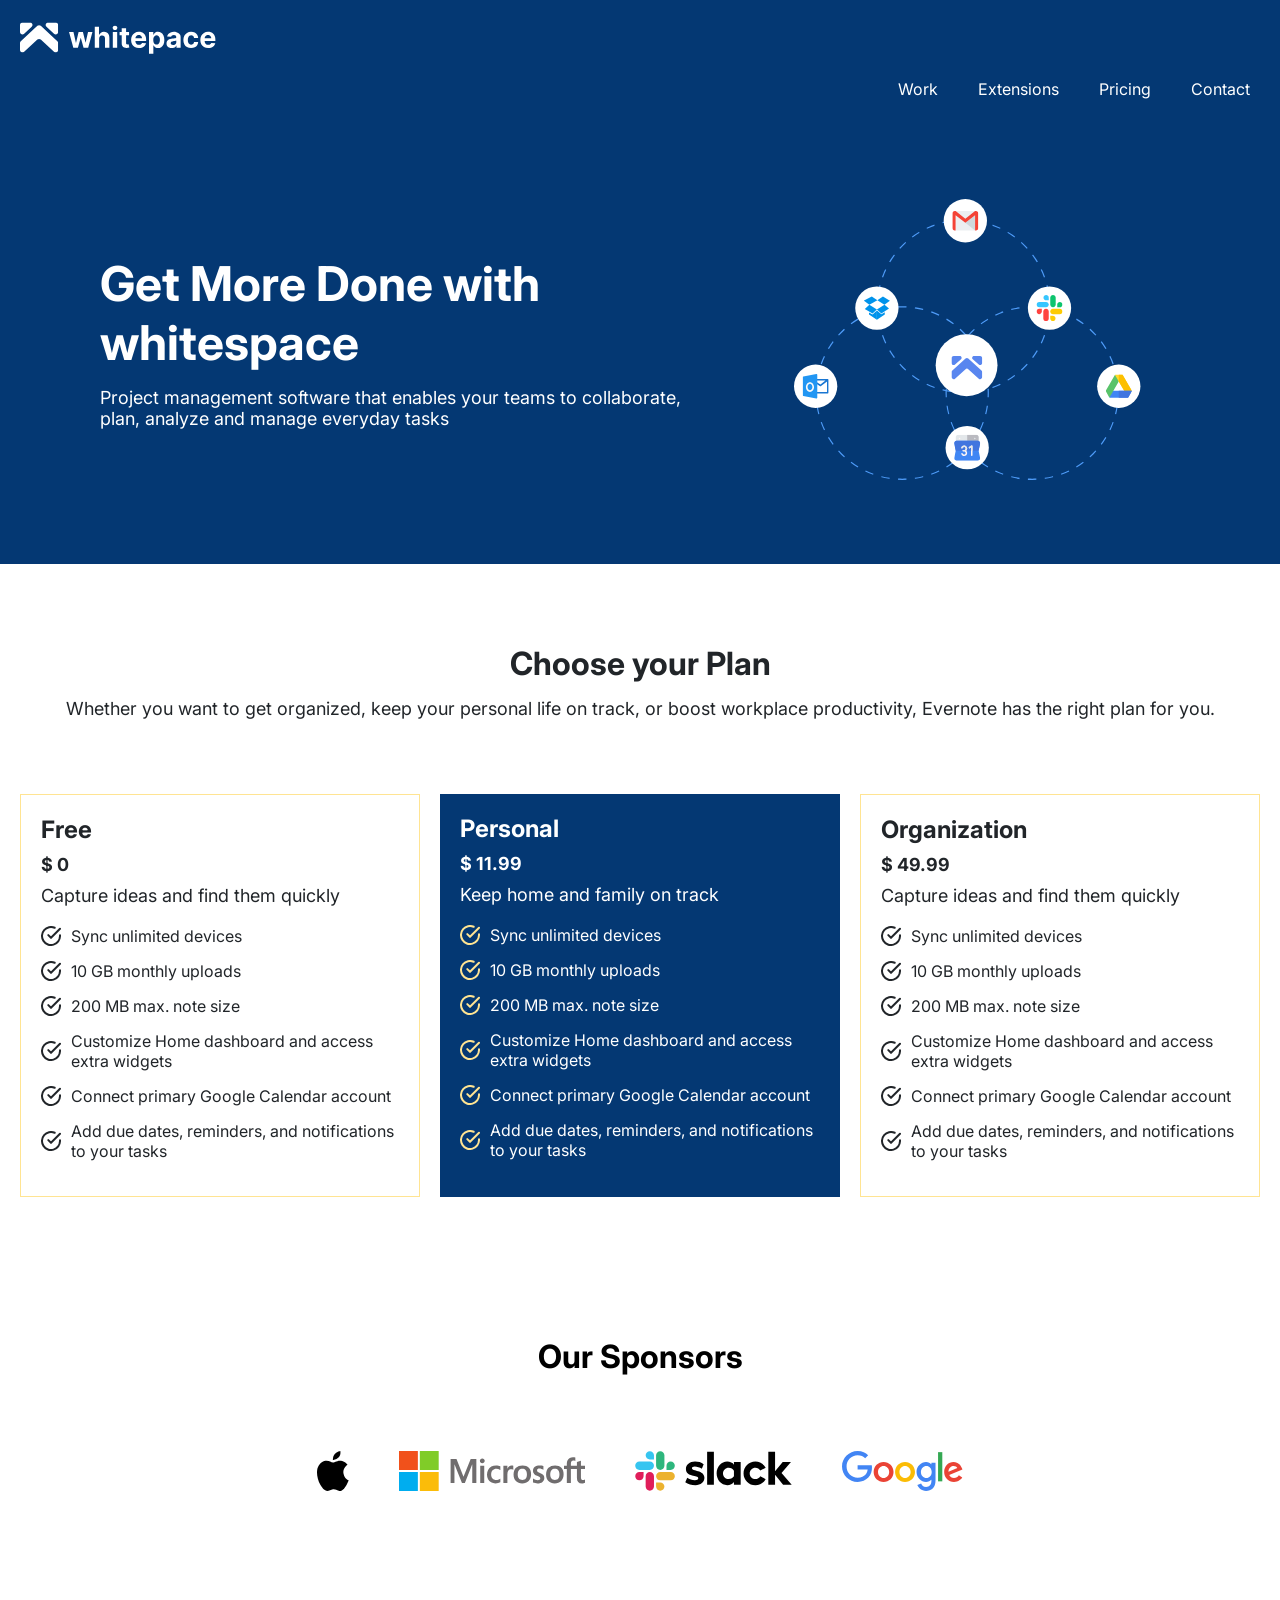
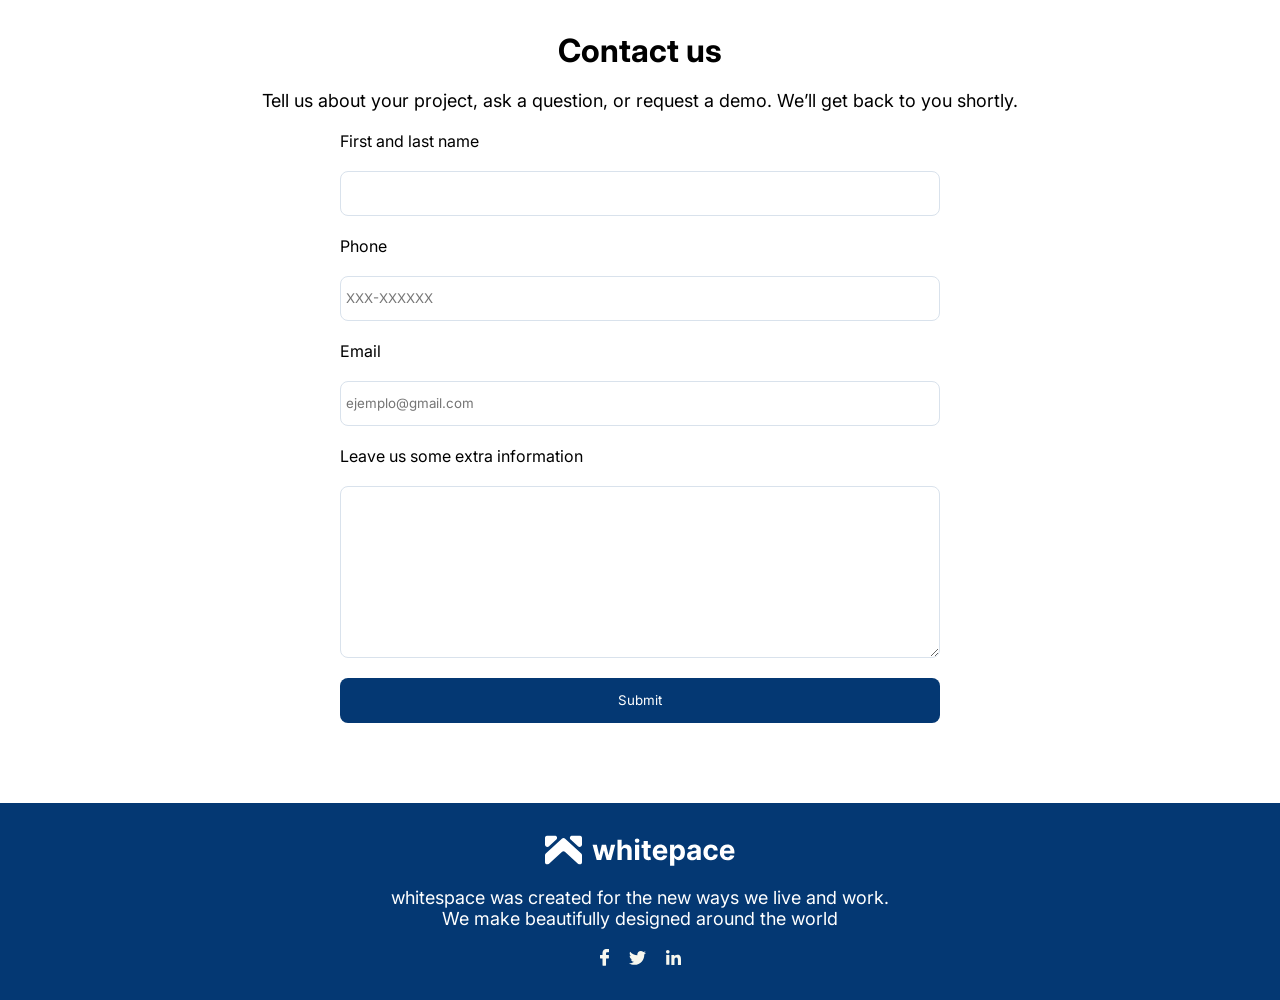
<file: index.html>
<!DOCTYPE html>
<html lang="en">
<head>
    <meta charset="UTF-8">
    <meta name="viewport" content="width=device-width, initial-scale=1.0">
    <link rel="stylesheet" href="styles.css">
    <title>Whitespace</title>
    <link rel="preconnect" href="https://fonts.googleapis.com">
    <link rel="preconnect" href="https://fonts.gstatic.com" crossorigin>
    <link href="https://fonts.googleapis.com/css2?family=Inter:ital,opsz,wght@0,14..32,100..900;1,14..32,100..900&display=swap" rel="stylesheet">
</head>
<body>
    <header>
        <nav>
            <div class="logo"><img src="./img/Logo.svg" alt="Logo de la empresa Whitespace"></div>

            <button class="btnMenu">☰</button>

            <ul class="listaMenu">
                <li><a href="#">Work</a></li>
                <li><a href="#">Extensions</a></li>
                <li><a href="#">Pricing</a></li>
                <li><a href="#">Contact</a></li>
            </ul>
        </nav>
    </header>

    <main>
        <section class="GetMore">
            <div class="ContenedorTituloBajada">
                <h1>Get More Done with whitespace</h1>
                <p>Project management software that enables your teams to collaborate, plan, analyze and manage everyday tasks</p>
            </div>
            <div class="ContenedorImagen">
                <img src="./img/Imagen-Section1.svg" alt="Apps como slack, teams, calendar, etc." class="Imagen-BannerSimple">
            </div> 
        </section>

        
        <section class="Planes">
            <div class="ContenedorTituloBajada">
                <h2>Choose your Plan</h2>
                <p class="PrimerParrafo">Whether you want to get organized, keep your personal life on track, or boost workplace productivity, Evernote has the right plan for you.</p>
            </div>
            
            <div class="ContenedorCards">
                
                <article class="Card">
                    <div class="Card-Title">
                    <h3>Free</h3>
                    <p class="PrecioCard">$ 0</p>
                    <p>Capture ideas and find them quickly</p>
                    </div>

                    <ul class="ListadoCard">
                        <li>Sync unlimited devices</li>
                        <li>10 GB monthly uploads</li>
                        <li>200 MB max. note size</li>
                        <li>Customize Home dashboard and access extra widgets</li>
                        <li>Connect primary Google Calendar account</li>
                        <li>Add due dates, reminders, and notifications to your tasks</li>
                    </ul>
                </article>

                <article class="Card Gold">
                    <div class="Card-Title">
                    <h3>Personal</h3>
                    <p class="PrecioCard">$ 11.99</p>
                    <p>Keep home and family on track</p>
                    </div>

                    <ul class="ListadoCard">
                        <li>Sync unlimited devices</li>
                        <li>10 GB monthly uploads</li>
                        <li>200 MB max. note size</li>
                        <li>Customize Home dashboard and access extra widgets</li>
                        <li>Connect primary Google Calendar account</li>
                        <li>Add due dates, reminders, and notifications to your tasks</li>
                    </ul>
                </article>

                <article class="Card">
                    <div class="Card-Title">
                    <h3>Organization</h3>
                    <p class="PrecioCard">$ 49.99</p>
                    <p>Capture ideas and find them quickly</p>
                    </div>

                    <ul class="ListadoCard">
                        <li>Sync unlimited devices</li>
                        <li>10 GB monthly uploads</li>
                        <li>200 MB max. note size</li>
                        <li>Customize Home dashboard and access extra widgets</li>
                        <li>Connect primary Google Calendar account</li>
                        <li>Add due dates, reminders, and notifications to your tasks</li>
                    </ul>
                </article>
                
            </div> 
        </section>

        <section class="Sponsors">
            <h2>Our Sponsors</h2>
            <div class="ImagenesSponsors">
                <img src="./img/Apple.svg" alt="Logo de la empresa Apple"> 
                <img src="./img/Microsoft.svg" alt="Logo de la empresa Microsoft"> 
                <img src="./img/Slack.svg" alt="Logo de la empresa Slack"> 
                <img src="./img/Google.svg" alt="Logo de la empresa Google">
            </div>
        </section>

        <section class="Formulario">
            <div class="CabeceraFormulario">
                <h2>Contact us</h2>
                <p>Tell us about your project, ask a question, or request a demo. We’ll get back to you shortly.</p>
            </div>
            <form>
                <label for="Nombre">First and last name</label>
                <input id="Nombre" type="text" name="Nombre" required>

                <label for="Telefono">Phone</label>
                <input id="Telefono" type="tel" name="Telefono" required placeholder="XXX-XXXXXX">

                <label for="email">Email</label>
                <input id="email" type="email" name="Email" required placeholder="ejemplo@gmail.com">

                <label for="Comentario">Leave us some extra information</label>
                <textarea id="Comentario" name="Comentario" rows="10"></textarea>

                <button type="submit">Submit</button>
            </form>
        </section>
    </main>

    <footer>
        <div class="CabeceraFooter">
            <img src="./img/Logo.svg" alt="Logo de la empresa Whitespace">
            <p>whitespace was created for the new ways we live and work.</p>
            <p>We make beautifully designed around the world</p>
        </div>

        <div class="Redes">
            <a href="https://facebook.com" target="_blank">
                <img src="./img/Facebook.svg" alt="Logo de Facebook">
            </a>
            <a href="https://x.com" target="_blank">
                <img src="./img/Twitter.svg" alt="Logo de X (Twitter)">
            </a>
            <a href="https://linkedin.com" target="_blank">
                <img src="./img/Linkedin.svg" alt="Logo de LinkedIn">
            </a>
        </div>
    </footer>

    <script src="script.js"></script>
</body>
</html>
</file>
<file: styles.css>
:root{
    --blanco: #ffffff;
    --azul-marino: #043873;
    --negro: #212529;
    --amarillo: #FFE492;
    --celeste: #4F9CF9;
    --gris-oscuro: #6B7280;
    --gris-claro: #D9E2EC; 
}

*{
    margin: 0px;
    border: 0px;
    box-sizing: border-box;
    font-family: "Inter", sans-serif;
}

/*-------------------JavaScript---------------------*/

/*----------------------------------------*/

/*Mobile First*/

/*----------------------------------------*/
/*Barra de Navegacion*/    
nav{
        display: flex;
        flex-direction: row;
        justify-content: space-between;
        flex-wrap: wrap;
        row-gap: 20px;
        width: 100%;
        padding: 20px;
        align-items: center;   
        background-color: var(--azul-marino);
}

.btnMenu{
    font-size: 32px;
    cursor: pointer;
    background-color: var(--azul-marino);
}

.logo img{
        height: 35px;
        width: auto;
}

.listaMenu{
        display: none;
        list-style: none;
        width: 100%;
        justify-content: space-around;
        padding: 0; 
        margin: 0;
}

.listaMenu.abierto {
  display: flex;
  flex-direction: column;
  align-items: center;
  gap: 10px;
}

.listaMenu li a{
        color: var(--blanco);
        text-decoration: none;
        transition: background-color 0.3s ease;
        padding: 5px;
}

.listaMenu li a:hover{
        background-color: var(--celeste);
        border-radius: 8px;
}

/*----------------------------------------*/
/*Seccion GetMore donde whitespace*/
.GetMore{
    display: flex;
    flex-direction: column;
    gap: 75px;
    width: 100%;
    padding: 80px 20px;
    align-items: center;   
    background-color: var(--azul-marino);
    text-align: center;
    color: var(--blanco);
}

.ContenedorTituloBajada{
    display: flex;
    flex-direction: column;
    gap: 15px;
}

h1{
    font-size: 36px;
}

p{
    font-size: 18px;
}

.ContenedorImagen img{
    width: 85%;
    height: auto;
}

/*----------------------------------------*/
/*Seccion Planes*/
.Planes{
    display: flex;
    flex-direction: column;
    gap: 75px;
    width: 100%;
    padding: 80px 20px;
    align-items: center;   
    background-color: var(--blanco);
    text-align: center;
    color: var(--negro);
}

h2{
    font-size: 32px;
}


.ContenedorCards
{
    display: grid;
    width: 100%;
    grid-template-columns: repeat(auto-fit, minmax(250px, 1fr));
    text-align: left;
    gap: 20px;
}



.Card{
    padding: 20px;
    border: 1px solid var(--amarillo);
    display: flex;
    flex-direction: column;
    gap: 20px;
}

.Card-Title{
    display: flex;
    flex-direction: column;
    gap: 10px;
}

.Card-Title h3{
    font-size: 24px;
}

.PrecioCard{
    font-size: 36px;
    font-weight: bold;
}

.Card-Title p{
    font-size: 18px;
}

.ListadoCard{
    list-style: none;
    padding: 0; 
    margin: 0;
}

.ListadoCard li{
  padding-left: 30px;
  margin-bottom: 15px;
  color: var(--negro);
  position: relative;
}

.ListadoCard li::before{
  content: "";
  position: absolute;
  left: 0;
  top: 50%;
  width: 20px;
  height: 20px;
  background-image: url(img/CheckNegro.svg);
  transform: translateY(-50%);
  background-size: contain;
  background-repeat: no-repeat;
}

.Gold{
    color: var(--blanco);
    background-color: var(--azul-marino);
    border: none;
}

.Gold .ListadoCard li {
  color: var(--blanco);
}

.Gold .ListadoCard li::before {
  background-image: url(img/CheckYellow.svg);
}

/*----------------------------------------*/
/*Seccion Sponsors*/

.Sponsors{
    display: flex;
    flex-direction: column;
    row-gap: 75px;
    text-align: center;
    padding: 60px 20px;
}


.ImagenesSponsors{
    gap: 50px;
    display: flex;
    flex-direction: column;
    align-items: center;
}

.ImagenesSponsors img{
    height: 30px;
    width: auto;
}

/*----------------------------------------*/
/*Seccion Inputs*/
.Formulario{
    display: flex;
    flex-direction: column;
    align-items: center;
    justify-content: center;
    padding: 80px 20px; /* Se agregó el aire correspondiente */
}

.CabeceraFormulario{
    display: flex;
    flex-direction: column;
    gap: 20px;
    text-align: center;
    margin: 0; /* Se removió el margin desparejo */
}

form{
    display: flex;
    flex-direction: column;
    padding: 20px 0 0 0;
    gap: 20px;
    width: 100%;        /* Evita el desborde en mobile */
    max-width: 600px;   /* Limita el tamaño en computadoras */
}

input, textarea{
    border: 1px solid var(--gris-claro);
    border-radius: 8px;
    padding: 5px;
}

input{
    height: 45px;
}

input:focus, textarea:focus{
    border: 1px solid var(--azul-marino);
}

button{
    height: 45px;
    background-color: var(--azul-marino);
    color: var(--blanco);
    border-radius: 8px;
    cursor: pointer;
    transition: background-color 0.3s ease; /* Transición igual que el menú */
}

button:hover{
    background-color: var(--celeste); /* Solo cambia el fondo */
}

/*----------------------------------------*/
/*Footer*/

footer{
    background-color: var(--azul-marino);
    display: flex;
    flex-direction: column;
    justify-content: center;
    align-items: center;
    padding: 30px;
    color: var(--blanco);
}

.CabeceraFooter{
    display: flex;
    flex-direction: column;
    justify-content: center;
    align-items: center;
    margin-bottom: 20px;
}

.CabeceraFooter img{
    margin-bottom: 20px;
}

.Redes{
    display: flex;
    gap: 20px;
}

/* Tablet y Desktop*/
@media (min-width: 768px) 
{
    /*Barra de Navegacion*/  

.btnMenu{
    display: none;
}

    .listaMenu{
        display: flex;
        justify-content: flex-end;
        gap: 20px;
    }

    .listaMenu li a{
        padding: 10px;
    }

    /*Seccion GetMore donde whitespace*/
    .GetMore{
    flex-direction: row;
    text-align: left;
    }

    h1{
        font-size: 48px;
    }

    .ContenedorImagen img{
        width: 90%;
    }

    .Sponsors{
    justify-content: center;
    align-items: center;
    }

    .ImagenesSponsors{
    flex-direction: row;
    flex-wrap: wrap;
    }

.ImagenesSponsors img{
    height: 40px;
}

}   


@media (min-width: 1024px) 
{
    /*Seccion GetMore donde whitespace*/
    .GetMore{
    padding: 80px 100px;
    }
}
</file>
